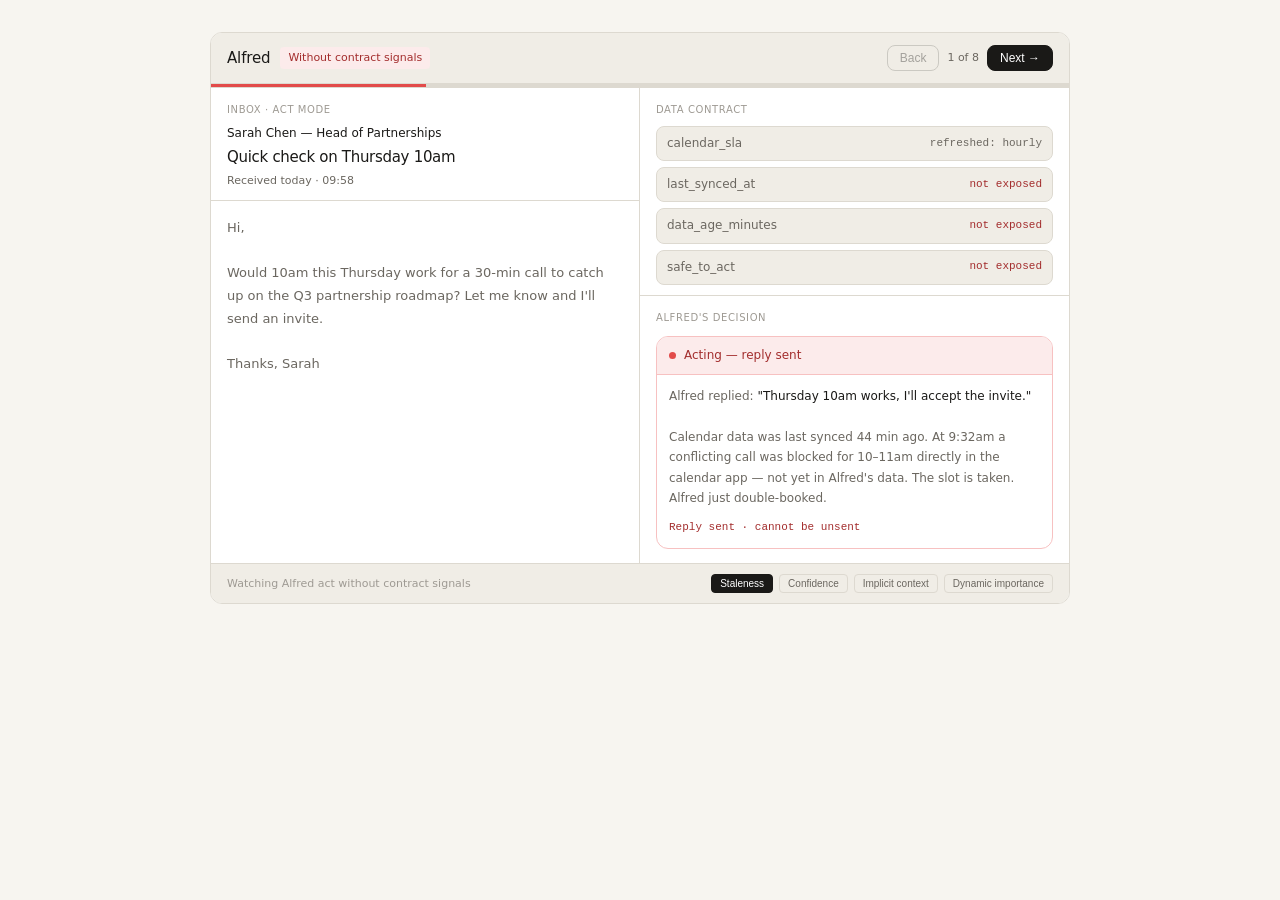
<file: data/alfred_step_through_demo.html>
<!DOCTYPE html>
<html lang="en">
<head>
<meta charset="UTF-8">
<meta name="viewport" content="width=device-width, initial-scale=1.0">
<title>Alfred — Step-through demo</title>
<style>
*{box-sizing:border-box;margin:0;padding:0}
body{font-family:system-ui,-apple-system,sans-serif;font-size:14px;line-height:1.6;color:#1a1917;background:#f7f5f0;padding:2rem 1rem}
.app{max-width:860px;margin:0 auto;border:0.5px solid #ddd9d0;border-radius:12px;overflow:hidden;background:#fff}

.top-bar{display:flex;align-items:center;justify-content:space-between;padding:12px 16px;border-bottom:0.5px solid #ddd9d0;background:#f0ede6}
.tb-left{display:flex;align-items:center;gap:10px}
.alfred-wordmark{font-size:15px;font-weight:500;letter-spacing:-0.01em}
.tb-mode{font-size:11px;padding:2px 8px;border-radius:4px;font-weight:500}
.mode-broken{background:#FCEBEB;color:#A32D2D}
.mode-fixed{background:#EAF3DE;color:#3B6D11}
.tb-progress{font-size:11px;color:#6b6760}

.step-nav{display:flex;align-items:center;gap:8px}
.nav-btn{padding:5px 12px;border-radius:8px;border:0.5px solid #888780;background:transparent;cursor:pointer;font-size:12px;font-weight:500;color:#1a1917;transition:all 0.12s}
.nav-btn:hover{background:#f0ede6}
.nav-btn:disabled{opacity:0.35;cursor:default}
.nav-btn.primary{background:#1a1917;color:#fff;border-color:#1a1917}
.nav-btn.primary:hover{opacity:0.85}

.scenario-track{display:flex;gap:0;border-bottom:0.5px solid #ddd9d0;overflow:hidden}
.scenario-dot{flex:1;height:3px;background:#ddd9d0;transition:background 0.25s}
.scenario-dot.visited{background:#888780}
.scenario-dot.active-broken{background:#E24B4A}
.scenario-dot.active-fixed{background:#639922}

.content{display:grid;grid-template-columns:1fr 1fr;min-height:460px}
.email-pane{border-right:0.5px solid #ddd9d0;display:flex;flex-direction:column}
.ep-header{padding:14px 16px 10px;border-bottom:0.5px solid #ddd9d0}
.ep-label{font-size:10px;font-weight:500;letter-spacing:0.06em;color:#9e9a93;text-transform:uppercase;margin-bottom:6px}
.ep-from{font-size:12px;font-weight:500}
.ep-subject{font-size:15px;font-weight:500;letter-spacing:-0.02em;margin-top:2px}
.ep-meta{font-size:11px;color:#6b6760;margin-top:3px}
.ep-body{padding:16px;font-size:13px;color:#6b6760;line-height:1.75;flex:1}

.contract-pane{display:flex;flex-direction:column}
.cp-top{padding:14px 16px 10px;border-bottom:0.5px solid #ddd9d0}
.cp-label{font-size:10px;font-weight:500;letter-spacing:0.06em;color:#9e9a93;text-transform:uppercase;margin-bottom:8px}
.contract-fields{display:flex;flex-direction:column;gap:6px}
.cf-row{display:flex;justify-content:space-between;align-items:center;padding:7px 10px;border-radius:8px;border:0.5px solid #ddd9d0;background:#f0ede6;font-size:12px;gap:8px}
.cf-key{color:#6b6760;flex-shrink:0}
.cf-val{font-family:'Menlo','Courier New',monospace;font-size:11px;text-align:right}
.cf-val.missing{color:#A32D2D}
.cf-val.present{color:#3B6D11}
.cf-val.neutral{color:#6b6760}

.decision-area{padding:14px 16px;flex:1;display:flex;flex-direction:column;justify-content:flex-start}
.da-label{font-size:10px;font-weight:500;letter-spacing:0.06em;color:#9e9a93;text-transform:uppercase;margin-bottom:10px}

.alfred-card{border-radius:12px;border:0.5px solid;overflow:hidden}
.ac-header{display:flex;align-items:center;gap:8px;padding:9px 12px;border-bottom:0.5px solid transparent}
.ac-dot{width:7px;height:7px;border-radius:50%;flex-shrink:0}
.ac-status{font-size:12px;font-weight:500}
.ac-body{padding:11px 12px;font-size:12px;line-height:1.7;color:#6b6760}
.ac-body strong{color:#1a1917;font-weight:500}
.ac-footer{padding:0 12px 11px;font-size:11px;font-weight:500;font-family:'Menlo','Courier New',monospace}

.card-danger{border-color:#F7C1C1;background:#fff}
.card-danger .ac-header{background:#FCEBEB;border-color:#F7C1C1}
.card-danger .ac-dot{background:#E24B4A}
.card-danger .ac-status{color:#A32D2D}
.card-danger .ac-footer{color:#A32D2D}

.card-safe{border-color:#C0DD97;background:#fff}
.card-safe .ac-header{background:#EAF3DE;border-color:#C0DD97}
.card-safe .ac-dot{background:#639922}
.card-safe .ac-status{color:#3B6D11}
.card-safe .ac-footer{color:#3B6D11}

.card-warn{border-color:#FAC775;background:#fff}
.card-warn .ac-header{background:#FAEEDA;border-color:#FAC775}
.card-warn .ac-dot{background:#EF9F27}
.card-warn .ac-status{color:#854F0B}
.card-warn .ac-footer{color:#854F0B}

.what-changed{margin-top:10px;padding:9px 11px;border-radius:8px;background:#f0ede6;border:0.5px solid #ddd9d0;font-size:11px;color:#6b6760;display:none}
.what-changed.visible{display:block}
.wc-label{font-size:10px;font-weight:500;letter-spacing:0.06em;text-transform:uppercase;color:#9e9a93;margin-bottom:4px}

.bottom-bar{padding:10px 16px;border-top:0.5px solid #ddd9d0;background:#f0ede6;display:flex;align-items:center;justify-content:space-between}
.bb-hint{font-size:11px;color:#9e9a93}
.bb-scenarios{display:flex;gap:6px}
.sc-chip{padding:3px 8px;border-radius:4px;font-size:10px;font-weight:500;cursor:pointer;border:0.5px solid #ddd9d0;color:#6b6760;background:transparent;transition:all 0.12s}
.sc-chip:hover{border-color:#888780;color:#1a1917}
.sc-chip.sc-active{background:#1a1917;color:#fff;border-color:#1a1917}

@media(max-width:600px){.content{grid-template-columns:1fr}.email-pane{border-right:none;border-bottom:0.5px solid #ddd9d0}}
</style>
</head>
<body>
<div class="app">
  <div class="top-bar">
    <div class="tb-left">
      <div class="alfred-wordmark">Alfred</div>
      <div class="tb-mode mode-broken" id="modeLabel">Without contract signals</div>
    </div>
    <div class="step-nav">
      <button class="nav-btn" id="btnPrev" onclick="prev()" disabled>Back</button>
      <span class="tb-progress" id="progressLabel">1 of 8</span>
      <button class="nav-btn primary" id="btnNext" onclick="next()">Next →</button>
    </div>
  </div>

  <div class="scenario-track" id="scenarioTrack"></div>

  <div class="content">
    <div class="email-pane">
      <div class="ep-header">
        <div class="ep-label">Inbox · Act mode</div>
        <div class="ep-from" id="epFrom"></div>
        <div class="ep-subject" id="epSubject"></div>
        <div class="ep-meta" id="epMeta"></div>
      </div>
      <div class="ep-body" id="epBody"></div>
    </div>

    <div class="contract-pane">
      <div class="cp-top">
        <div class="cp-label">Data contract</div>
        <div class="contract-fields" id="contractFields"></div>
      </div>
      <div class="decision-area">
        <div class="da-label">Alfred's decision</div>
        <div class="alfred-card" id="alfredCard">
          <div class="ac-header"><div class="ac-dot"></div><div class="ac-status" id="acStatus"></div></div>
          <div class="ac-body" id="acBody"></div>
          <div class="ac-footer" id="acFooter"></div>
        </div>
        <div class="what-changed" id="whatChanged">
          <div class="wc-label">What changed</div>
          <div id="wcText"></div>
        </div>
      </div>
    </div>
  </div>

  <div class="bottom-bar">
    <div class="bb-hint" id="bbHint">Watching Alfred act without contract signals</div>
    <div class="bb-scenarios" id="bottomScenarios"></div>
  </div>
</div>

<script>
const SCENARIOS = [
  {
    label: 'Staleness',
    email: {
      from: 'Sarah Chen — Head of Partnerships',
      subject: 'Quick check on Thursday 10am',
      meta: 'Received today · 09:58',
      body: 'Hi,\n\nWould 10am this Thursday work for a 30-min call to catch up on the Q3 partnership roadmap? Let me know and I\'ll send an invite.\n\nThanks, Sarah'
    },
    before: {
      fields: [
        { key: 'calendar_sla', val: 'refreshed: hourly', cls: 'neutral' },
        { key: 'last_synced_at', val: 'not exposed', cls: 'missing' },
        { key: 'data_age_minutes', val: 'not exposed', cls: 'missing' },
        { key: 'safe_to_act', val: 'not exposed', cls: 'missing' },
      ],
      cardClass: 'card-danger',
      status: 'Acting — reply sent',
      body: 'Alfred replied: <strong>"Thursday 10am works, I\'ll accept the invite."</strong><br><br>Calendar data was last synced 44 min ago. At 9:32am a conflicting call was blocked for 10–11am directly in the calendar app — not yet in Alfred\'s data. The slot is taken. Alfred just double-booked.',
      footer: 'Reply sent · cannot be unsent'
    },
    after: {
      fields: [
        { key: 'calendar_sla', val: 'refreshed: hourly', cls: 'neutral' },
        { key: 'last_synced_at', val: '09:14:22', cls: 'present' },
        { key: 'data_age_minutes', val: '44', cls: 'present' },
        { key: 'safe_to_act', val: 'false (threshold: 5min)', cls: 'present' },
      ],
      cardClass: 'card-safe',
      status: 'Paused — escalating to human',
      body: 'Alfred detected <strong>data_age_minutes: 44</strong> against a 5-minute threshold for scheduling decisions. <strong>safe_to_act: false</strong>.<br><br>Alfred\'s reasoning: "My calendar data is 44 minutes old. I cannot confirm availability with confidence — escalating to human review."',
      footer: 'Escalated · awaiting human confirmation',
      changed: 'Two fields added to the contract: data_age_minutes and safe_to_act. The SLA was already there — it just wasn\'t surfaced as a signal Alfred could act on at decision time.'
    }
  },
  {
    label: 'Confidence',
    email: {
      from: 'noreply@vendor.io',
      subject: 'Following up on our discussion',
      meta: 'Received today · 11:22',
      body: 'Hello,\n\nJust following up on our discussion earlier this week. Could you confirm where things stand?\n\nBest,\nAccount Management Team'
    },
    before: {
      fields: [
        { key: 'classification', val: 'standard-followup', cls: 'neutral' },
        { key: 'confidence_score', val: 'not exposed', cls: 'missing' },
        { key: 'routing', val: 'auto-handle', cls: 'neutral' },
      ],
      cardClass: 'card-danger',
      status: 'Acting — standard reply sent',
      body: 'Alfred classified the email as <strong>standard-followup</strong> and sent a routine acknowledgement.<br><br>The classification confidence was 0.54. The email was a formal notice preceding a contract dispute. Legal should have reviewed it. Alfred had no way to know it was a borderline case.',
      footer: 'Reply sent · legal not informed'
    },
    after: {
      fields: [
        { key: 'classification', val: 'standard-followup', cls: 'neutral' },
        { key: 'confidence_score', val: '0.54', cls: 'present' },
        { key: 'routing', val: 'auto-handle', cls: 'neutral' },
      ],
      cardClass: 'card-warn',
      status: 'Flagged — below confidence threshold',
      body: 'Alfred detected <strong>confidence_score: 0.54</strong>, below the 0.75 threshold for autonomous action.<br><br>Alfred\'s reasoning: "At 54% confidence I cannot determine if this is a routine follow-up or something requiring human judgment. Routing to human review."',
      footer: 'Queued for human review',
      changed: 'One field added: confidence_score. The classification label was already there — the problem was it looked equally authoritative whether it was 99% or 54% confident. Exposing the score gives Alfred a mechanism to escalate uncertainty.'
    }
  },
  {
    label: 'Implicit context',
    email: {
      from: 'Marc Lefèvre — Artisan Conseil',
      subject: 'As we discussed on the call last Thursday',
      meta: 'Received today · 14:05',
      body: 'Hello,\n\nAs we discussed on the call last Thursday, can you confirm you\'re moving forward with the proposal? We\'d like to get the paperwork started before end of week.\n\nBest regards, Marc'
    },
    before: {
      fields: [
        { key: 'thread_messages', val: '3', cls: 'neutral' },
        { key: 'thread_complete', val: 'not exposed', cls: 'missing' },
        { key: 'off_system_refs', val: 'not exposed', cls: 'missing' },
      ],
      cardClass: 'card-danger',
      status: 'Acting — commitment sent',
      body: 'Alfred replied: <strong>"Confirmed — we\'re moving forward with the proposal."</strong><br><br>Alfred had no record of a Thursday call. The email implies a prior commitment Alfred cannot verify. That commitment may never have been made. Alfred just confirmed it on your behalf.',
      footer: 'Commitment sent · context unverified'
    },
    after: {
      fields: [
        { key: 'thread_messages', val: '3', cls: 'neutral' },
        { key: 'thread_complete', val: 'false', cls: 'present' },
        { key: 'off_system_refs', val: 'detected', cls: 'present' },
      ],
      cardClass: 'card-warn',
      status: 'Paused — missing context detected',
      body: 'Alfred detected <strong>thread_complete: false</strong> and <strong>off_system_refs: detected</strong> (language pattern: "as we discussed on the call").<br><br>Alfred\'s reasoning: "This email references an external conversation not in my data. I cannot verify a prior commitment was made. Escalating rather than confirming on behalf of the user."',
      footer: 'Escalated · off-system context flagged',
      changed: 'Two fields added: thread_complete and off_system_refs. The contract told Alfred the thread had 3 messages. It didn\'t tell Alfred the thread was incomplete — or that the email referenced something that happened outside the system entirely.'
    }
  },
  {
    label: 'Dynamic importance',
    email: {
      from: 'Pascal Renard — Renard Industries',
      subject: 'A few questions before we sign',
      meta: 'Received today · 16:30',
      body: 'Hello,\n\nI have a few questions about the contract terms before we sign off. Nothing blocking — just wanted to clarify the SLA section before we proceed.\n\nBest, Pascal'
    },
    before: {
      fields: [
        { key: 'sender_tier', val: 'standard-client', cls: 'neutral' },
        { key: 'crm_open_deal', val: 'not exposed', cls: 'missing' },
        { key: 'deal_stage', val: 'not exposed', cls: 'missing' },
      ],
      cardClass: 'card-danger',
      status: 'Acting — template reply sent',
      body: 'Alfred classified Pascal as <strong>standard-client</strong> and replied with a template SLA explanation.<br><br>Pascal\'s company is in active renewal negotiation, managed offline in the CRM. A template reply at this moment sends the wrong signal. The account manager should have handled this personally.',
      footer: 'Template sent · account manager not notified'
    },
    after: {
      fields: [
        { key: 'sender_tier', val: 'standard-client', cls: 'neutral' },
        { key: 'crm_open_deal', val: 'true', cls: 'present' },
        { key: 'deal_stage', val: 'renewal · negotiation', cls: 'present' },
      ],
      cardClass: 'card-warn',
      status: 'Paused — deal context detected',
      body: 'Alfred detected <strong>crm_open_deal: true</strong> and <strong>deal_stage: renewal · negotiation</strong>.<br><br>Alfred\'s reasoning: "Although this sender is tier: standard-client, there is an open renewal negotiation in progress. Autonomous handling suppressed. Routing to account manager."',
      footer: 'Routed to account manager',
      changed: 'Two CRM fields surfaced into the data contract: crm_open_deal and deal_stage. Importance wasn\'t a fixed property of the sender — it was a function of context that existed in another system. The contract had to reach across to find it.'
    }
  }
];

const STEPS = [];
SCENARIOS.forEach((sc, i) => {
  STEPS.push({ scenarioIdx: i, phase: 'before' });
  STEPS.push({ scenarioIdx: i, phase: 'after' });
});

let current = 0;

function render() {
  const step = STEPS[current];
  const sc = SCENARIOS[step.scenarioIdx];
  const data = step.phase === 'before' ? sc.before : sc.after;

  document.getElementById('modeLabel').textContent = step.phase === 'before' ? 'Without contract signals' : 'With contract signals';
  document.getElementById('modeLabel').className = 'tb-mode ' + (step.phase === 'before' ? 'mode-broken' : 'mode-fixed');

  const total = STEPS.length;
  document.getElementById('progressLabel').textContent = (current + 1) + ' of ' + total;
  document.getElementById('btnPrev').disabled = current === 0;
  document.getElementById('btnNext').disabled = current === total - 1;
  document.getElementById('btnNext').textContent = current === total - 1 ? 'Done' : 'Next \u2192';

  const track = document.getElementById('scenarioTrack');
  track.innerHTML = '';
  SCENARIOS.forEach((s, i) => {
    const d = document.createElement('div');
    d.className = 'scenario-dot';
    if (i < step.scenarioIdx) d.classList.add('visited');
    else if (i === step.scenarioIdx) d.classList.add(step.phase === 'before' ? 'active-broken' : 'active-fixed');
    track.appendChild(d);
  });

  document.getElementById('epFrom').textContent = sc.email.from;
  document.getElementById('epSubject').textContent = sc.email.subject;
  document.getElementById('epMeta').textContent = sc.email.meta;
  document.getElementById('epBody').innerHTML = sc.email.body.replace(/\n/g, '<br>');

  const cf = document.getElementById('contractFields');
  cf.innerHTML = '';
  data.fields.forEach(f => {
    const row = document.createElement('div');
    row.className = 'cf-row';
    row.innerHTML = '<span class="cf-key">' + f.key + '</span><span class="cf-val ' + f.cls + '">' + f.val + '</span>';
    cf.appendChild(row);
  });

  const card = document.getElementById('alfredCard');
  card.className = 'alfred-card ' + data.cardClass;
  document.getElementById('acStatus').textContent = data.status;
  document.getElementById('acBody').innerHTML = data.body;
  document.getElementById('acFooter').textContent = data.footer;

  const wc = document.getElementById('whatChanged');
  if (step.phase === 'after' && data.changed) {
    wc.classList.add('visible');
    document.getElementById('wcText').textContent = data.changed;
  } else {
    wc.classList.remove('visible');
  }

  document.getElementById('bbHint').textContent = step.phase === 'before'
    ? 'Watching Alfred act without contract signals'
    : 'Same email. New contract fields. Different outcome.';

  const chips = document.getElementById('bottomScenarios');
  chips.innerHTML = '';
  SCENARIOS.forEach((s, i) => {
    const btn = document.createElement('button');
    btn.className = 'sc-chip' + (i === step.scenarioIdx ? ' sc-active' : '');
    btn.textContent = s.label;
    btn.onclick = () => { current = i * 2; render(); };
    chips.appendChild(btn);
  });
}

function next() { if (current < STEPS.length - 1) { current++; render(); } }
function prev() { if (current > 0) { current--; render(); } }

render();
</script>
</body>
</html>
</file>
